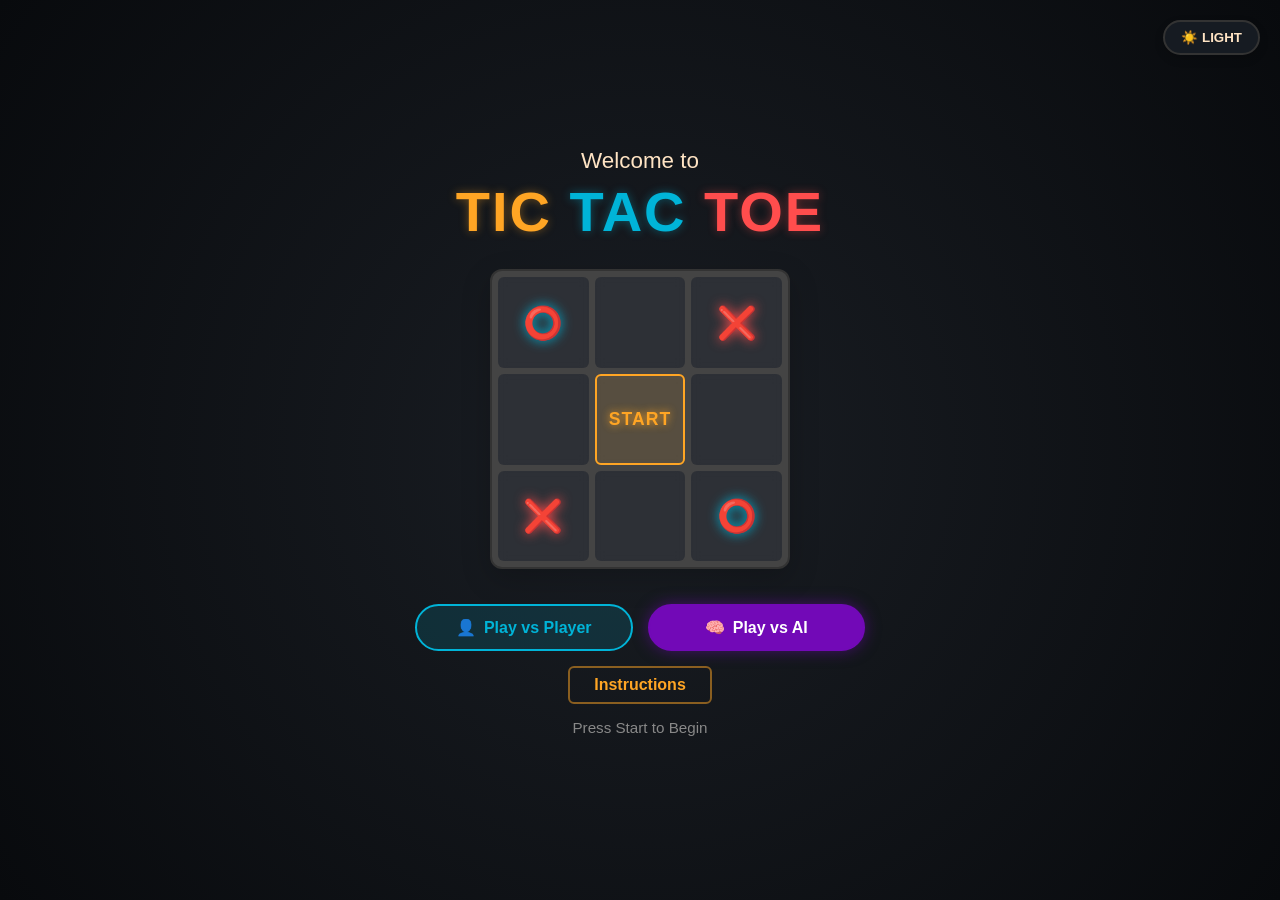
<file: index.html>
<!DOCTYPE html>
<html lang="en">
<head>
    <meta charset="UTF-8">
    <meta name="viewport" content="width=device-width, initial-scale=1.0">
    <title>✨ Luxury Neon Tic Tac Toe</title>
    <link rel="stylesheet" href="style.css">
</head>
<body>

    <!-- Theme Toggle Fixed Button -->
    <button id="global-theme-btn" class="theme-toggle-fab">☀️ LIGHT</button>

    <!-- 🌟 Clean Neon Welcome Splash Screen -->
    <div id="welcome-screen" class="screen-overlay">
        <div class="welcome-container">
            <p class="welcome-txt">Welcome to</p>
            <h1 class="main-title">
                <span class="neon-gold-text">TIC </span>
                <span class="neon-cyan-text">TAC </span>
                <span class="neon-red-text">TOE</span>
            </h1>

            <!-- ❌ REMOVED: .lava-frame wrapper is gone. Just the clean board preview now -->
            <div class="preview-board">
                <div class="p-cell custom-o">⭕</div>
                <div class="p-cell"></div>
                <div class="p-cell custom-x">❌</div>
                <div class="p-cell"></div>
                <div class="p-cell start-trigger" id="center-start-btn">START</div>
                <div class="p-cell"></div>
                <div class="p-cell custom-x">❌</div>
                <div class="p-cell"></div>
                <div class="p-cell custom-o">⭕</div>
            </div>

            <!-- Mode Action Controllers -->
            <div class="menu-actions">
                <button id="pvp-btn" class="menu-btn neon-blue-btn">
                    <span class="btn-icon">👤</span> Play vs Player
                </button>
                <button id="pva-btn" class="menu-btn neon-purple-btn">
                    <span class="btn-icon">🧠</span> Play vs AI
                </button>
            </div>
            
            <button id="instructions-btn" class="menu-btn neon-outline-btn">Instructions</button>
            <p class="footer-prompt">Press Start to Begin</p>
        </div>
    </div>

    <!-- Main Game Interface (Starts Hidden) -->
    <div id="game-content" class="hidden">
        <div class="top-header">
            <h1 class="game-heading">
                <span class="neon-gold-text">Tic </span>
                <span class="neon-cyan-text">Tac </span>
                <span class="neon-red-text">Toe</span>
            </h1>
            <div id="status">YOUR TURN (O)</div>
        </div>

        <div class="board-container">
            <div class="board" id="board">
                <div class="cell" data-index="0"></div>
                <div class="cell" data-index="1"></div>
                <div class="cell" data-index="2"></div>
                <div class="cell" data-index="3"></div>
                <div class="cell" data-index="4"></div>
                <div class="cell" data-index="5"></div>
                <div class="cell" data-index="6"></div>
                <div class="cell" data-index="7"></div>
                <div class="cell" data-index="8"></div>
            </div>
        </div>

        <div class="scoreboard-title">Scoreboard</div>
        <div class="scoreboard">
            <div class="capsule player">
                <div class="header">👤 Player</div>
                <div class="score" id="player-score">0</div>
            </div>
            <div class="capsule ai">
                <div class="header" id="opponent-header">🤖 AI</div>
                <div class="score" id="ai-score">0</div>
            </div>
            <div class="capsule draws">
                <div class="header">⏳ Draws</div>
                <div class="score" id="draws-score">0</div>
            </div>
        </div>

        <div class="controls">
            <button id="reset-btn">🔄 NEXT ROUND</button>
            <button id="clear-score-btn">🧹 RESET SCORE</button>
            <button id="back-to-menu-btn">🏠 MENU</button>
        </div>
    </div>

    <script src="script.js"></script>
</body>
</html>
</file>
<file: style.css>
:root {
    --bg-color: #0d1117;
    --dark-marble: radial-gradient(circle at center, #1a1e24 0%, #080a0d 100%);
    --panel-border: #333;
    --grid-line: #444;
    --cell-empty: rgba(30, 35, 45, 0.6);
    --cell-selected: #141820;
    --status-fg: #ffe4c4;
    --card-bg: #161b22;
    
    --color-O: #00b4d8;
    --color-X: #ff4d4d;
    --color-win: #ffa524;
}

.light-mode {
    --bg-color: #f4f6f9;
    --dark-marble: radial-gradient(circle at center, #ffffff 0%, #e4e7eb 100%);
    --panel-border: #ccc;
    --grid-line: #ddd;
    --cell-empty: rgba(230, 235, 245, 0.7);
    --cell-selected: #ffffff;
    --status-fg: #222;
    --card-bg: #ffffff;
}

body {
    background: var(--dark-marble);
    font-family: 'Segoe UI', Roboto, Helvetica, Arial, sans-serif;
    display: flex;
    flex-direction: column;
    align-items: center;
    justify-content: center;
    min-height: 100vh;
    margin: 0;
    color: var(--status-fg);
    overflow-x: hidden;
    transition: background 0.3s ease, color 0.3s ease;
}

/* Floating FAB Button for Theme Swapping */
.theme-toggle-fab {
    position: fixed;
    top: 20px;
    right: 20px;
    z-index: 1000;
    background: var(--card-bg);
    color: var(--status-fg);
    border: 2px solid var(--panel-border);
    padding: 8px 16px;
    border-radius: 30px;
    font-weight: bold;
    cursor: pointer;
    box-shadow: 0 4px 10px rgba(0,0,0,0.15);
    transition: all 0.2s ease;
}
.theme-toggle-fab:hover {
    transform: translateY(-2px);
}

/* 🌟 Welcome Screen Layout styles */
.screen-overlay {
    position: fixed;
    top: 0;
    left: 0;
    width: 100%;
    height: 100%;
    background: var(--dark-marble);
    display: flex;
    justify-content: center;
    align-items: center;
    z-index: 999;
    transition: opacity 0.4s ease, transform 0.4s ease;
}

.welcome-container {
    display: flex;
    flex-direction: column;
    align-items: center;
    text-align: center;
    max-width: 450px;
    width: 100%;
    padding: 20px;
}

.welcome-txt {
    font-size: 1.4rem;
    margin: 0;
    font-weight: 300;
}

.main-title {
    font-size: 3.5rem;
    margin: 5px 0 25px 0;
    font-weight: 800;
    letter-spacing: 2px;
}

/* Glowing Neon Texts */
.neon-gold-text { color: #ffa524; text-shadow: 0 0 10px rgba(255, 165, 36, 0.4); }
.neon-cyan-text { color: #00b4d8; text-shadow: 0 0 10px rgba(0, 180, 216, 0.4); }
.neon-red-text { color: #ff4d4d; text-shadow: 0 0 10px rgba(255, 77, 77, 0.4); }

/* ❌ Clean Preview Board with NO volcanic lava frame */
.preview-board {
    display: grid;
    grid-template-columns: repeat(3, 1fr); /* 👈 Changed to 1fr (fraction) */
    grid-template-rows: repeat(3, 1fr);    /* 👈 Changed to 1fr (fraction) */
    gap: 6px;
    background-color: var(--grid-line);
    padding: 6px;
    border-radius: 12px;
    box-shadow: 0 10px 30px rgba(0,0,0,0.2);
    border: 2px solid var(--panel-border);
    margin-bottom: 35px;
    box-sizing: border-box;
    width: 300px;  /* 👈 Exact total width */
    height: 300px; /* 👈 Exact total height */
}

.p-cell {
    background-color: var(--cell-empty);
    backdrop-filter: blur(5px);
    border-radius: 6px;
    display: flex;
    align-items: center;
    justify-content: center;
    font-size: 2rem;
    user-select: none;
}

.custom-o { color: #00b4d8; text-shadow: 0 0 12px #00b4d8; font-weight: bold; }
.custom-x { color: #ff4d4d; text-shadow: 0 0 12px #ff4d4d; font-weight: bold; }

/* The Central Square START Trigger */
.start-trigger {
    background: rgba(255, 165, 36, 0.1);
    color: #ffa524;
    font-size: 1.1rem;
    font-weight: bold;
    letter-spacing: 1px;
    cursor: pointer;
    border: 2px solid #ffa524;
    text-shadow: 0 0 8px #ffa524;
    transition: all 0.2s ease;
}
.start-trigger:hover {
    background: #ffa524;
    color: #000;
    box-shadow: 0 0 15px #ffa524;
}

/* Control Menus Buttons Layout */
.menu-actions {
    display: flex;
    gap: 15px;
    width: 100%;
    margin-bottom: 15px;
}

.menu-btn {
    font-family: inherit;
    font-weight: 600;
    font-size: 1rem;
    padding: 12px 20px;
    border: none;
    border-radius: 50px;
    cursor: pointer;
    display: flex;
    align-items: center;
    justify-content: center;
    gap: 8px;
    transition: all 0.2s ease;
    flex: 1;
}

.neon-blue-btn {
    background: rgba(0, 180, 216, 0.15);
    color: #00b4d8;
    border: 2px solid #00b4d8;
}
.neon-blue-btn:hover, .neon-blue-btn.active {
    background: #00b4d8;
    color: #fff;
    box-shadow: 0 0 15px rgba(0, 180, 216, 0.5);
}

.neon-purple-btn {
    background: rgba(114, 9, 183, 0.15);
    color: #7209b7;
    border: 2px solid #7209b7;
}
.neon-purple-btn:hover, .neon-purple-btn.active {
    background: #7209b7;
    color: #fff;
    box-shadow: 0 0 15px rgba(114, 9, 183, 0.5);
}

.neon-outline-btn {
    background: transparent;
    color: #ffa524;
    border: 2px solid rgba(255, 165, 36, 0.5);
    border-radius: 6px;
    padding: 8px 24px;
    flex: none;
}
.neon-outline-btn:hover {
    border-color: #ffa524;
}

.footer-prompt { font-size: 0.95rem; color: #888; margin-top: 15px; }
.hidden { display: none !important; }

/* 🎮 Arena Game Layout Styles */
.game-heading { font-size: 2.5rem; margin: 0 0 5px 0; text-align: center; }
#status { font-weight: bold; font-size: 1.1rem; margin-bottom: 20px; letter-spacing: 1px; text-align: center; }
.board-container { background-color: var(--panel-border); padding: 8px; border-radius: 12px; box-shadow: 0 10px 30px rgba(0,0,0,0.15); border: 2px solid var(--panel-border); width: fit-content; margin: 0 auto; }
.board { display: grid; grid-template-columns: repeat(3, 110px); grid-template-rows: repeat(3, 110px); gap: 4px; background-color: var(--grid-line); }
.cell { background-color: var(--card-bg); color: var(--status-fg); display: flex; align-items: center; justify-content: center; font-size: 2.8rem; font-weight: bold; cursor: pointer; user-select: none; transition: background 0.2s; border-radius: 4px; }
.cell.cell-o { color: var(--color-O); text-shadow: 0 0 10px var(--color-O); }
.cell.cell-x { color: var(--color-X); text-shadow: 0 0 10px var(--color-X); }
.cell.win-highlight { background-color: var(--color-win) !important; color: #fff !important; text-shadow: none; }

.scoreboard-title { font-weight: bold; font-size: 0.95rem; color: #888; margin: 25px 0 5px 0; text-transform: uppercase; letter-spacing: 1px; }
.scoreboard { display: flex; gap: 15px; margin-bottom: 20px; }
.capsule { background-color: var(--card-bg); border: 1px solid var(--panel-border); border-radius: 6px; text-align: center; width: 105px; overflow: hidden; }
.capsule .header { font-size: 0.8rem; font-weight: bold; color: #fff; padding: 6px 0; }
.player .header { background-color: #00b4d8; }
.ai .header { background-color: #7209b7; }
.draws .header { background-color: #555; }
.capsule .score { font-size: 1.5rem; font-weight: bold; padding: 6px 0; }

.controls { display: flex; margin-top: 10px; gap: 8px; }
.controls button { font-family: inherit; font-weight: bold; padding: 10px 14px; border: none; border-radius: 6px; cursor: pointer; font-size: 0.85rem; }
#reset-btn { background-color: #ffa524; color: #000; }
#clear-score-btn { background-color: #7209b7; color: #fff; }
#back-to-menu-btn { background-color: #444; color: #fff; }
</file>
